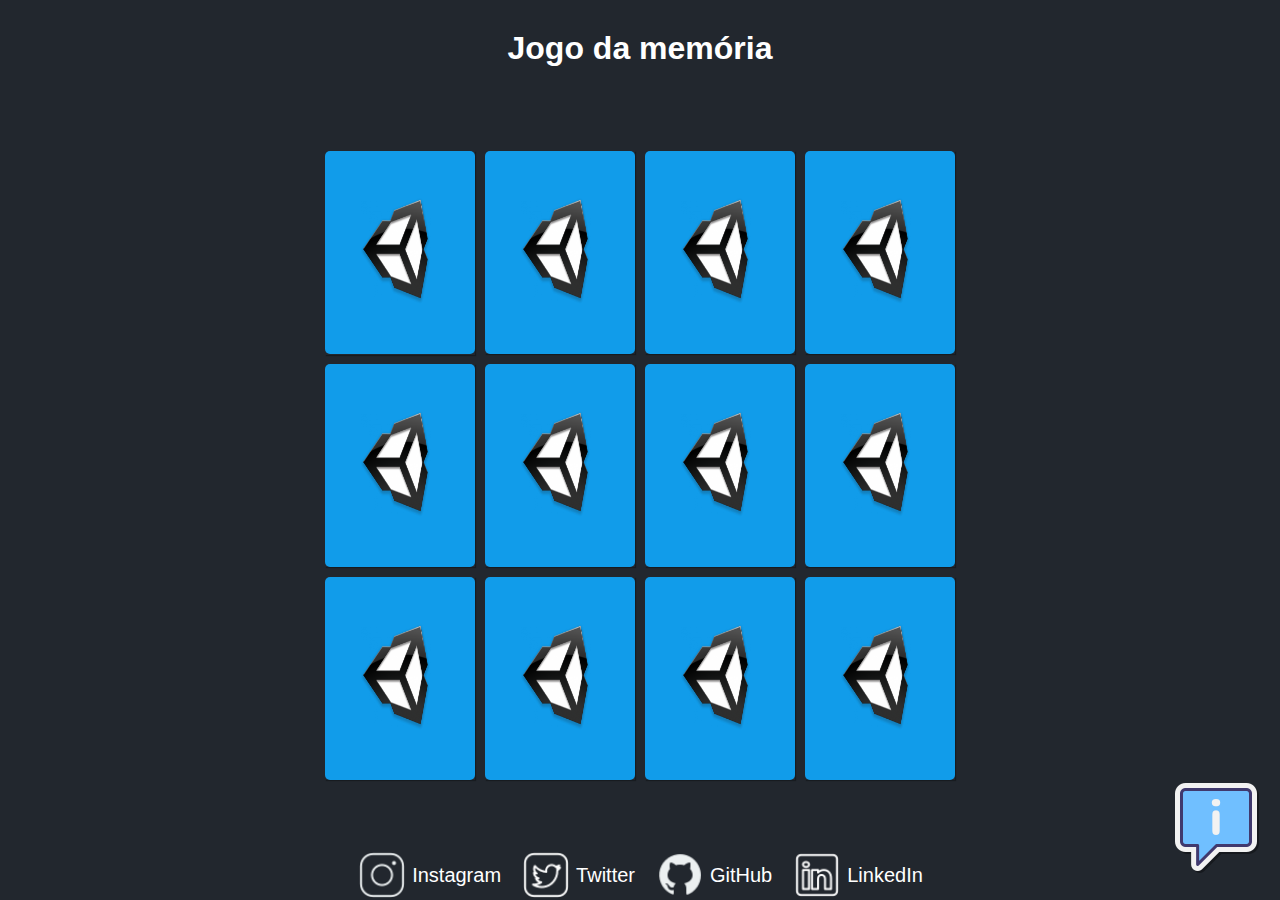
<file: index.html>
<!DOCTYPE html>
<html lang="pt-br">
  <head>
    <meta charset="UTF-8" />

    <title>Jogo da Memória</title>

    <link rel="stylesheet" href="./assets/styles/styles.css" />
  </head>
  <body>
    <h1 class="title">Jogo da memória</h1>
    <section class="memory-game">
      <div class="memory-card" data-framework="aurelia">
        <img class="front-face" src="./assets/img/aurelia.png" alt="Aurelia" />
        <img class="back-face" src="./assets/img/js-badge.png" alt="JS Badge" />
      </div>
      <div class="memory-card" data-framework="aurelia">
        <img class="front-face" src="./assets/img/aurelia.png" alt="Aurelia" />
        <img class="back-face" src="./assets/img/js-badge.png" alt="JS Badge" />
      </div>

      <div class="memory-card" data-framework="vue">
        <img class="front-face" src="./assets/img/vue.png" alt="Vue" />
        <img class="back-face" src="./assets/img/js-badge.png" alt="JS Badge" />
      </div>
      <div class="memory-card" data-framework="vue">
        <img class="front-face" src="./assets/img/vue.png" alt="Vue" />
        <img class="back-face" src="./assets/img/js-badge.png" alt="JS Badge" />
      </div>

      <div class="memory-card" data-framework="angular">
        <img class="front-face" src="./assets/img/angular.png" alt="Angular" />
        <img class="back-face" src="./assets/img/js-badge.png" alt="JS Badge" />
      </div>
      <div class="memory-card" data-framework="angular">
        <img class="front-face" src="./assets/img/angular.png" alt="Angular" />
        <img class="back-face" src="./assets/img/js-badge.png" alt="JS Badge" />
      </div>

      <div class="memory-card" data-framework="ember">
        <img class="front-face" src="./assets/img/ember.png" alt="Ember" />
        <img class="back-face" src="./assets/img/js-badge.png" alt="JS Badge" />
      </div>
      <div class="memory-card" data-framework="ember">
        <img class="front-face" src="./assets/img/ember.png" alt="Ember" />
        <img class="back-face" src="./assets/img/js-badge.png" alt="JS Badge" />
      </div>

      <div class="memory-card" data-framework="backbone">
        <img class="front-face" src="./assets/img/backbone.png" alt="Backbone" />
        <img class="back-face" src="./assets/img/js-badge.png" alt="JS Badge" />
      </div>
      <div class="memory-card" data-framework="backbone">
        <img class="front-face" src="./assets/img/backbone.png" alt="Backbone" />
        <img class="back-face" src="./assets/img/js-badge.png" alt="JS Badge" />
      </div>

      <div class="memory-card" data-framework="react">
        <img class="front-face" src="./assets/img/react.png" alt="React" />
        <img class="back-face" src="./assets/img/js-badge.png" alt="JS Badge" />
      </div>
      <div class="memory-card" data-framework="react">
        <img class="front-face" src="./assets/img/react.png" alt="React" />
        <img class="back-face" src="./assets/img/js-badge.png" alt="JS Badge" />
      </div>
    </section>

    <div class="info">
      <span class="tooltip">Sobre o Jogo da Memória</span>
      <a href="./sobreojogo.html">
        <img
          class="info-img"
          src="./assets/info.png"
          alt="Sobre o Jogo da Memória"
        />
      </a>
    </div>

    <script src="./assets/scripts/scripts.js"></script>

    <footer id="rodaPe">
      <div class="social-media">
        <div class="instagram">
          <a href="https://www.instagram.com/j.rodryguez/" target="_blank">
            <img src="./assets/icons8-instagram-48.png" alt="Instagram" />
            <span>Instagram</span>
          </a>
        </div>

        <div class="twitter">
          <a href="https://twitter.com/JRodriiiigues" target="_blank">
            <img src="./assets/icons8-twitter-quadrado-48.png" alt="Twitter" />
            <span>Twitter</span>
          </a>
        </div>

        <div class="github">
          <a href="https://github.com/Jrodrygues" target="_blank">
            <img src="./assets/icons8-github-48.png" alt="GitHub" />
            <span>GitHub</span>
          </a>
        </div>

        <div class="linkedin">
          <a href="https://www.linkedin.com/in/jrodrygues/" target="_blank">
            <img src="./assets/icons8-linkedin-48.png" alt="LinkedIn" />
            <span>LinkedIn</span>
          </a>
        </div>
      </div>
    </footer>
  </body>
</html>
</file>
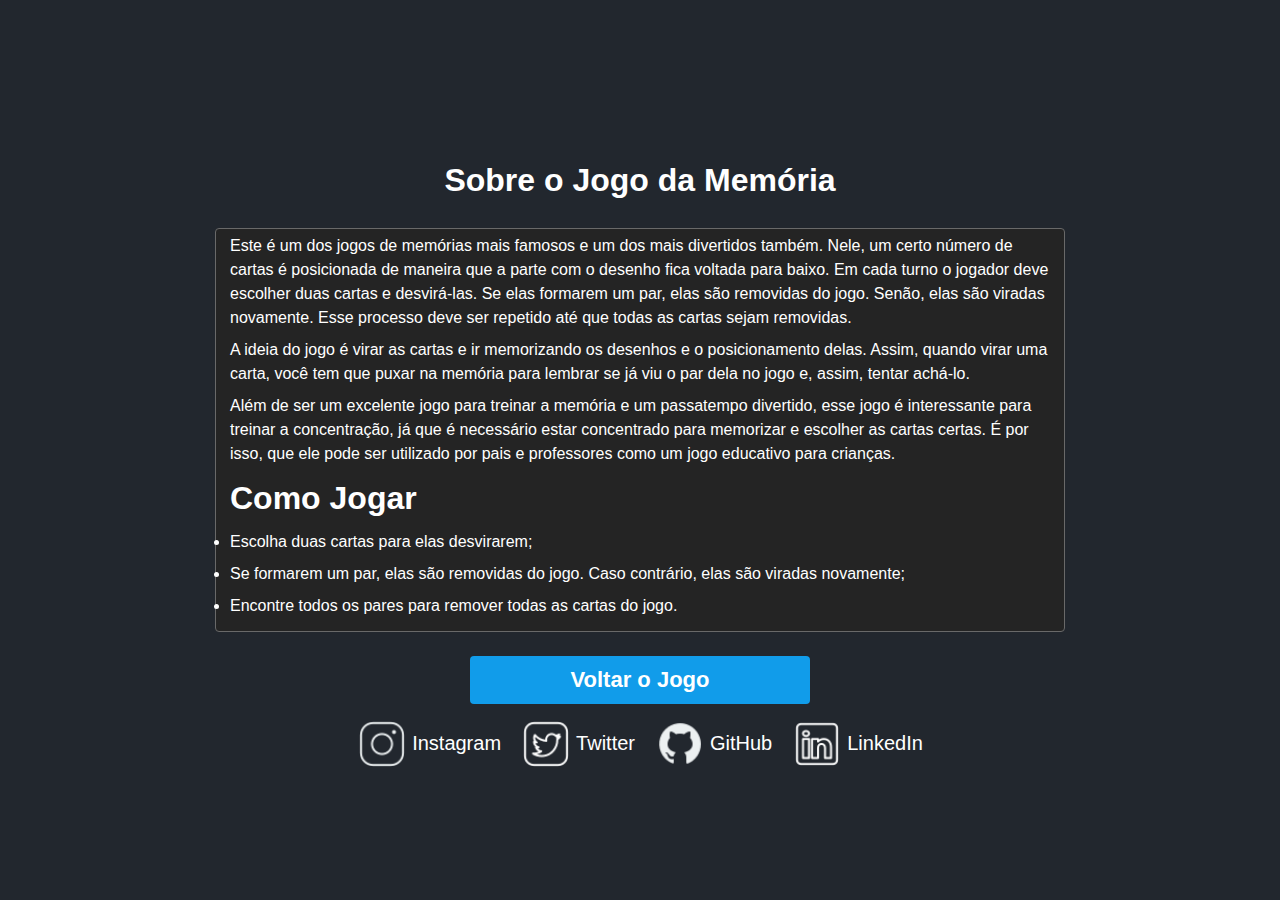
<file: sobreojogo.html>
<!DOCTYPE html>
<html lang="pt-br">
  <head>
    <meta charset="UTF-8" />
    <meta name="viewport" content="width=device-width, initial-scale=1.0" />
    <link rel="stylesheet" href="./assets/styles/styles.css" />
    <title>Sobre o Jogo da Memória</title>
  </head>
  <body>
    <main class="container">
      <h1 class="title">Sobre o Jogo da Memória</h1>

      <section class="sobre">
        <p>
          Este é um dos jogos de memórias mais famosos e um dos mais divertidos
          também. Nele, um certo número de cartas é posicionada de maneira que a
          parte com o desenho fica voltada para baixo. Em cada turno o jogador
          deve escolher duas cartas e desvirá-las. Se elas formarem um par, elas
          são removidas do jogo. Senão, elas são viradas novamente. Esse
          processo deve ser repetido até que todas as cartas sejam removidas.
        </p>
        <p>
          A ideia do jogo é virar as cartas e ir memorizando os desenhos e o
          posicionamento delas. Assim, quando virar uma carta, você tem que
          puxar na memória para lembrar se já viu o par dela no jogo e, assim,
          tentar achá-lo.
        </p>
        <p>
          Além de ser um excelente jogo para treinar a memória e um passatempo
          divertido, esse jogo é interessante para treinar a concentração, já
          que é necessário estar concentrado para memorizar e escolher as cartas
          certas. É por isso, que ele pode ser utilizado por pais e professores
          como um jogo educativo para crianças.
        </p>
        <h1>Como Jogar</h1>
        <li>Escolha duas cartas para elas desvirarem;</li>
        <li>
          Se formarem um par, elas são removidas do jogo. Caso contrário, elas
          são viradas novamente;
        </li>
        <li>Encontre todos os pares para remover todas as cartas do jogo.</li>
      </section>
      <a class="button-calcular" href="./index.html">Voltar o Jogo</a>
    </main>

    <footer id="rodaPe">
      <div class="social-media">
        <div class="instagram">
          <a href="https://www.instagram.com/j.rodryguez/" target="_blank">
            <img src="./assets/icons8-instagram-48.png" alt="Instagram" />
            <span>Instagram</span>
          </a>
        </div>

        <div class="twitter">
          <a href="https://twitter.com/JRodriiiigues" target="_blank">
            <img src="./assets/icons8-twitter-quadrado-48.png" alt="Twitter" />
            <span>Twitter</span>
          </a>
        </div>

        <div class="github">
          <a href="https://github.com/Jrodrygues" target="_blank">
            <img src="./assets/icons8-github-48.png" alt="GitHub" />
            <span>GitHub</span>
          </a>
        </div>

        <div class="linkedin">
          <a href="https://www.linkedin.com/in/jrodrygues/" target="_blank">
            <img src="./assets/icons8-linkedin-48.png" alt="LinkedIn" />
            <span>LinkedIn</span>
          </a>
        </div>
      </div>
    </footer>
  </body>
</html>
</file>
<file: assets/styles/styles.css>
* {
  margin: 0 auto;
  font-family: sans-serif;
  box-sizing: border-box;
}

body {
  background-color: #22272e;
  height: 100vh;
  display: flex;
  justify-content: center;
  align-items: center;
  flex-direction: column;
}

.title {
  text-align: center;
  color: #fff;
  margin: 24px 0;
}

.memory-game {
  width: 640px;
  height: 640px;
  margin: auto;
  display: flex;
  flex-wrap: wrap;
  perspective: 1000px;
  cursor: pointer;
}

.memory-card {
  width: calc(25% - 10px);
  height: calc(33.333% - 10px);
  margin: 5px;
  position: relative;
  transform: scale(1);
  transform-style: preserve-3d;
  transition: transform 0.5s;
  box-shadow: 1px 1px 1px rgba(0, 0, 0, 0.3);
}

.memory-card:active {
  transform: scale(0.97);
  transition: transform 0.2s;
}

.memory-card.flip {
  transform: rotateY(180deg);
}

.front-face,
.back-face {
  width: 100%;
  height: 100%;
  padding: 20px;
  position: absolute;
  border-radius: 5px;
  background: #119cea;
  backface-visibility: hidden;
}

.front-face {
  transform: rotateY(180deg);
}

/* Social Media */
.social-media {
  display: flex;
  align-items: center;
  justify-content: center;
  gap: 20px;

  max-width: 720px;
  margin-top: 15px;
  margin-inline: auto;
}

.social-media img {
  width: 50px;
}

.social-media span {
  font-size: 20px;
}

.instagram a,
.twitter a,
.github a,
.linkedin a {
  display: flex;
  align-items: center;
  gap: 5px;

  color: white;
  text-decoration: none;
}

.instagram a:hover,
.twitter a:hover,
.github a:hover,
.linkedin a:hover {
  color: #119cea;
}

.info {
  position: fixed;
  right: 14px;
  bottom: 22px;
}

.tooltip {
  color: #fff;
  background-color: rgb(15, 15, 15);
  padding: 10px 8px;
  border-radius: 6px;
  position: relative;
  bottom: 28px;
  display: none;
}

.info:hover .tooltip {
  display: inline;
}

.sobre {
  max-width: 850px;
  background-color: #242424;
  padding: 5px 14px;
  border: 1px solid #696969;
  border-radius: 4px;
}

.sobre p,
h1,
li {
  color: #fff;
  margin-bottom: 8px;
  line-height: 150%;
}

.button {
  width: 100%;
  height: 48px;
  background-color: #119cea;
  cursor: pointer;
  border: 0;
  border-radius: 4px;
  color: #fff;
  font-size: 22px;
  font-weight: bold;
}

.button-calcular {
  background-color: #119cea;
  height: 48px;
  width: 40%;
  display: flex;
  justify-content: center;
  align-items: center;
  color: #fff;
  text-decoration: none;
  font-size: 22px;
  font-weight: bold;
  margin-top: 24px;
  border-radius: 4px;
}
</file>
